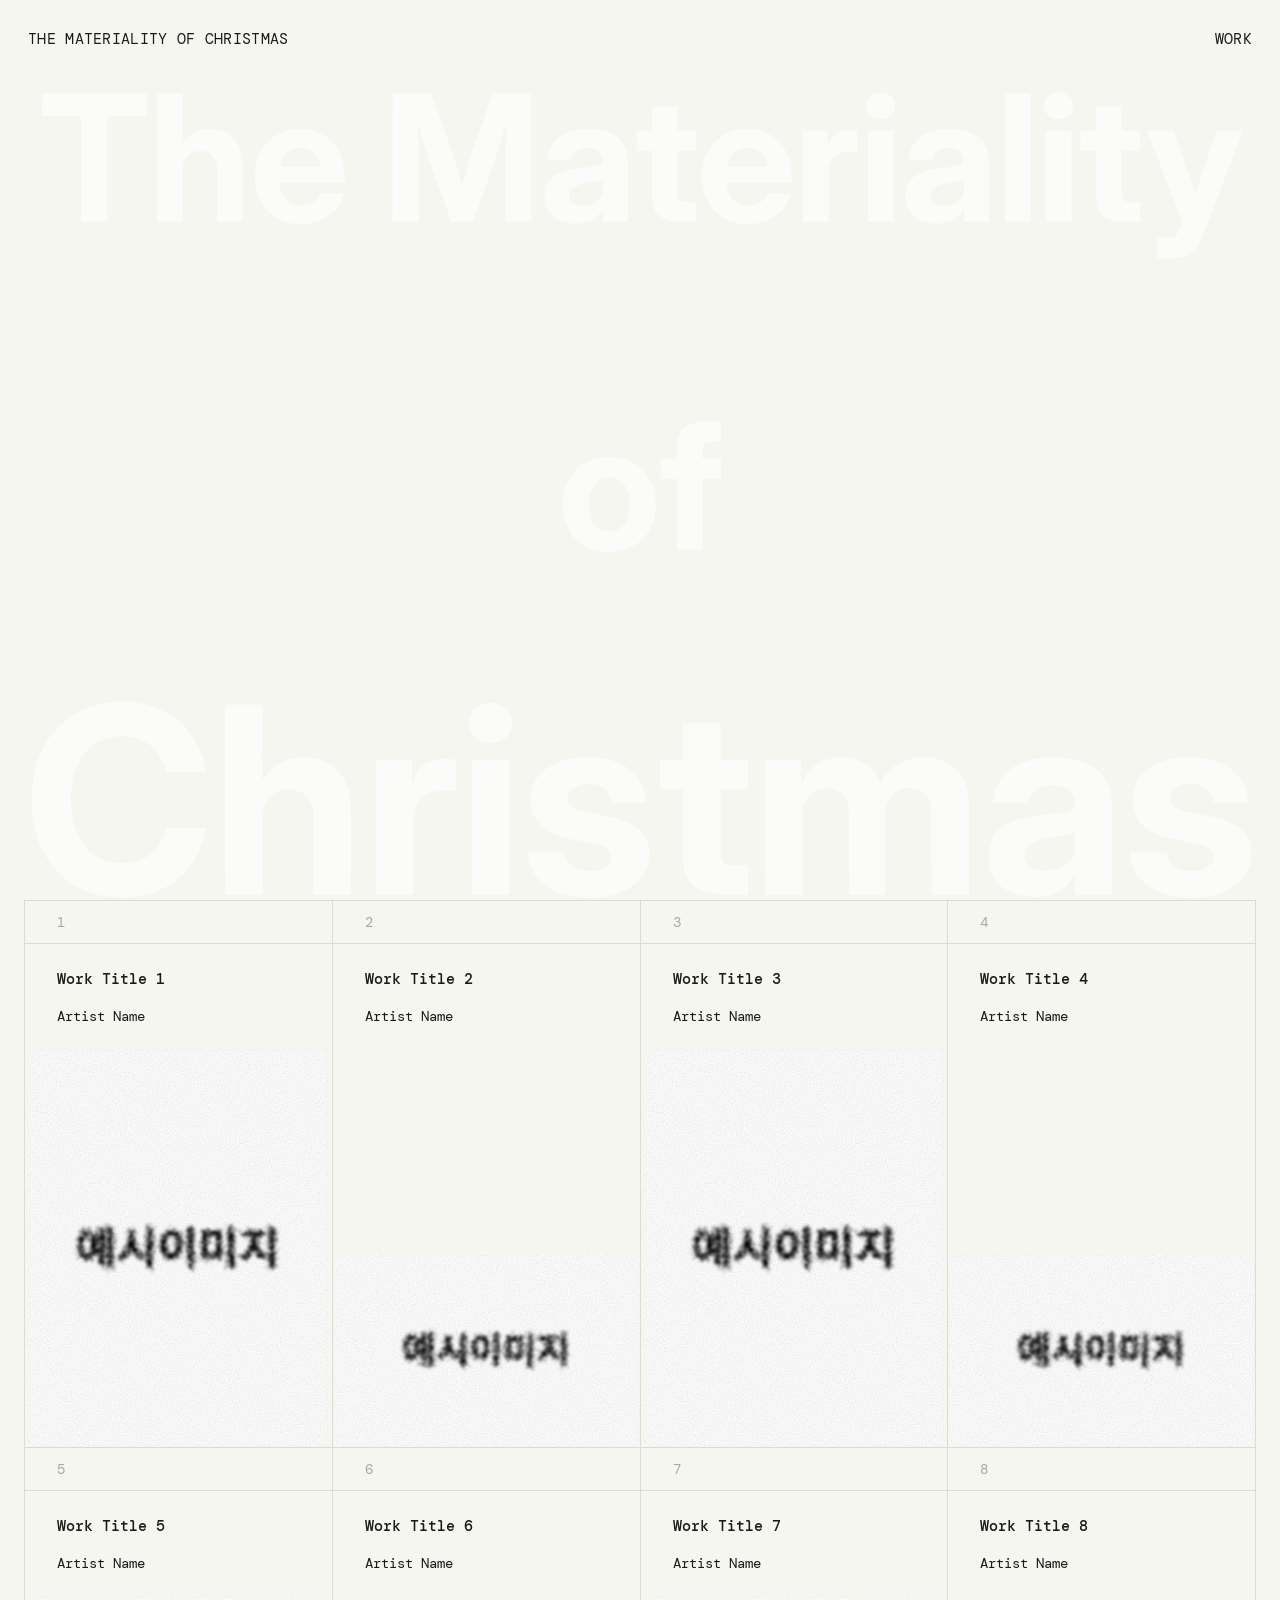
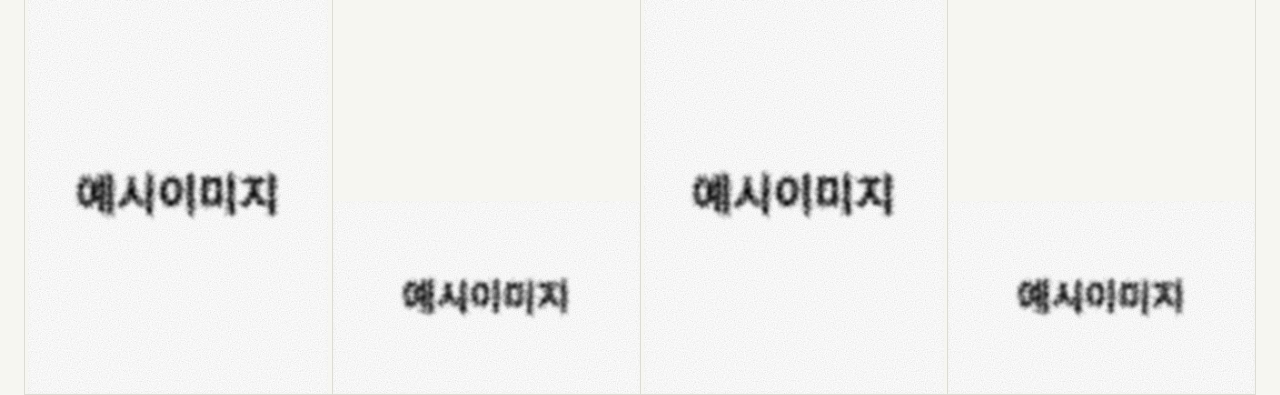
<file: index.html>
<!DOCTYPE html>
<html lang="en">
<head>
  <meta charset="UTF-8">
  <meta name="viewport" content="width=device-width, initial-scale=1.0">
  <title>The Materiality of Christmas</title>
  <link rel="preconnect" href="https://fonts.googleapis.com">
  <link rel="preconnect" href="https://fonts.gstatic.com" crossorigin>
  <link rel="stylesheet" href="https://fonts.googleapis.com/css2?family=DM+Mono:wght@400;500&family=Inter:wght@700&display=swap">
  <link rel="stylesheet" href="css/common.css">
  <link rel="stylesheet" href="css/main.css">
</head>
<body>

  <script src="js/header.js"></script>

  <div class="container">

  <section class="hero" id="hero">
    <!-- 타이틀: 잠시 꺼둠 — 다시 쓰려면 주석 기호만 지우면 돼요
    <img src="assets/title.svg" alt="The Materiality of Christmas">
    -->
    <div class="glass-title" id="glassTitle"></div>
  </section>

  <!-- 예시 조각 모양들 (500×500 기준). 나중에 작품별 실제 조각으로 바꿔요. -->
  <svg width="0" height="0" style="position:absolute">
    <defs>
      <g id="piece-clover">
        <circle cx="145" cy="150" r="110"/><circle cx="355" cy="150" r="110"/>
        <circle cx="145" cy="360" r="110"/><circle cx="355" cy="360" r="110"/>
      </g>
      <g id="piece-star"><polygon points="250,45 306,188 459,197 340,294 379,443 250,360 121,443 160,294 41,197 194,188" stroke-linejoin="round"/></g>
      <g id="piece-tree"><polygon points="250,30 400,200 340,200 440,350 320,350 320,470 180,470 180,350 60,350 160,200 100,200"/></g>
      <g id="piece-ornament"><circle cx="250" cy="290" r="190"/><rect x="200" y="40" width="100" height="90" rx="16"/></g>
      <g id="piece-gift">
        <rect x="70" y="200" width="360" height="270" rx="20"/><rect x="45" y="140" width="410" height="90" rx="20"/>
        <circle cx="195" cy="95" r="60"/><circle cx="305" cy="95" r="60"/>
      </g>
      <g id="piece-snowflake">
        <rect x="205" y="30" width="90" height="440" rx="45"/>
        <rect x="205" y="30" width="90" height="440" rx="45" transform="rotate(60 250 250)"/>
        <rect x="205" y="30" width="90" height="440" rx="45" transform="rotate(120 250 250)"/>
      </g>
      <g id="piece-bell">
        <path d="M250 40 C350 40 380 130 380 250 L380 330 L440 400 L60 400 L120 330 L120 250 C120 130 150 40 250 40 Z"/>
        <circle cx="250" cy="430" r="50"/>
      </g>
      <g id="piece-wreath"><path fill-rule="evenodd" d="M250 30 a220 220 0 1 0 0.1 0 Z M250 145 a105 105 0 1 0 0.1 0 Z"/></g>

      <!-- 썸네일 효과 필터 -->
      <filter id="thumb-grain" color-interpolation-filters="sRGB">
        <feColorMatrix in="SourceGraphic" type="saturate" values="0" result="gray"/>
        <feTurbulence type="fractalNoise" baseFrequency="0.85" numOctaves="2" stitchTiles="stitch" result="noise"/>
        <feColorMatrix in="noise" type="saturate" values="0" result="noiseGray"/>
        <feComponentTransfer in="noiseGray" result="grain">
          <feFuncR type="linear" slope="0.5" intercept="0.62"/>
          <feFuncG type="linear" slope="0.5" intercept="0.62"/>
          <feFuncB type="linear" slope="0.5" intercept="0.62"/>
        </feComponentTransfer>
        <feBlend in="gray" in2="grain" mode="multiply" result="mixed"/>
        <feComposite in="mixed" in2="SourceAlpha" operator="in"/>
      </filter>
      <!-- 유리 효과 공통: 흑백 → 유리처럼 일그러뜨리기 → 살짝 흐리게 → 고운 입자 -->
      <!-- frosted: 서리 낀 유리처럼 잘게 일그러짐 -->
      <filter id="thumb-frosted" color-interpolation-filters="sRGB" x="0" y="0" width="100%" height="100%">
        <feColorMatrix in="SourceGraphic" type="saturate" values="0" result="gray"/>
        <feTurbulence type="fractalNoise" baseFrequency="0.55" numOctaves="2" seed="4" result="bumps"/>
        <feDisplacementMap in="gray" in2="bumps" scale="16" xChannelSelector="R" yChannelSelector="G" result="warp"/>
        <feGaussianBlur in="warp" stdDeviation="1.4" result="soft"/>
        <feTurbulence type="fractalNoise" baseFrequency="0.9" numOctaves="1" seed="9" result="noise"/>
        <feColorMatrix in="noise" type="saturate" values="0" result="noiseGray"/>
        <feComponentTransfer in="noiseGray" result="grain">
          <feFuncR type="linear" slope="0.3" intercept="0.78"/><feFuncG type="linear" slope="0.3" intercept="0.78"/><feFuncB type="linear" slope="0.3" intercept="0.78"/>
        </feComponentTransfer>
        <feBlend in="soft" in2="grain" mode="multiply" result="mixed"/>
        <feComposite in="mixed" in2="SourceAlpha" operator="in"/> <!-- 효과를 이미지 모양 안에서만 -->
      </filter>
      <!-- reeded: 세로 골이 진 유리처럼 줄무늬로 일그러짐 -->
      <filter id="thumb-reeded" color-interpolation-filters="sRGB" x="0" y="0" width="100%" height="100%">
        <feColorMatrix in="SourceGraphic" type="saturate" values="0" result="gray"/>
        <feTurbulence type="turbulence" baseFrequency="0.07 0.0005" numOctaves="1" seed="2" result="ribs"/>
        <feDisplacementMap in="gray" in2="ribs" scale="26" xChannelSelector="R" yChannelSelector="R" result="warp"/>
        <feGaussianBlur in="warp" stdDeviation="1.6 0.6" result="soft"/>
        <feTurbulence type="fractalNoise" baseFrequency="0.9" numOctaves="1" seed="9" result="noise"/>
        <feColorMatrix in="noise" type="saturate" values="0" result="noiseGray"/>
        <feComponentTransfer in="noiseGray" result="grain">
          <feFuncR type="linear" slope="0.3" intercept="0.78"/><feFuncG type="linear" slope="0.3" intercept="0.78"/><feFuncB type="linear" slope="0.3" intercept="0.78"/>
        </feComponentTransfer>
        <feBlend in="soft" in2="grain" mode="multiply" result="mixed"/>
        <feComposite in="mixed" in2="SourceAlpha" operator="in"/> <!-- 효과를 이미지 모양 안에서만 -->
      </filter>
      <!-- 한 가지 색조: 어두운 곳은 짙은 초록, 밝은 곳은 연한 초록 (tableValues 앞=어두운 색, 뒤=밝은 색) -->
      <filter id="thumb-duotone" color-interpolation-filters="sRGB">
        <feColorMatrix type="saturate" values="0"/>
        <feComponentTransfer>
          <feFuncR type="table" tableValues="0.17 0.86"/>
          <feFuncG type="table" tableValues="0.29 0.90"/>
          <feFuncB type="table" tableValues="0.21 0.85"/>
        </feComponentTransfer>
      </filter>
    </defs>
  </svg>

  <main class="grid" id="work"></main>

  </div>

  <script src="data/works.js"></script>
  <script src="js/main.js"></script>

</body>
</html>
</file>
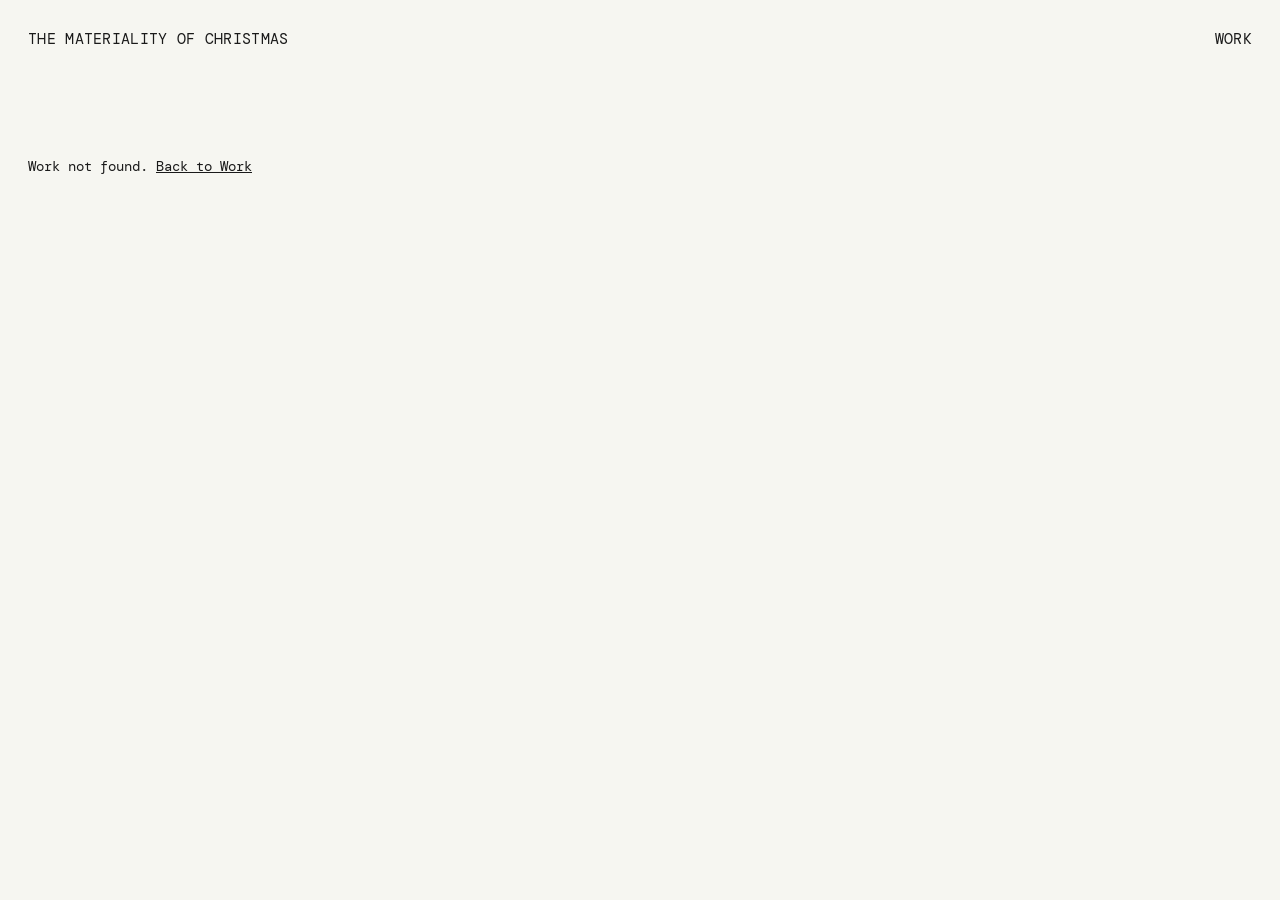
<file: work.html>
<!DOCTYPE html>
<html lang="en">
<head>
  <meta charset="UTF-8">
  <meta name="viewport" content="width=device-width, initial-scale=1.0">
  <title>The Materiality of Christmas</title>
  <link rel="preconnect" href="https://fonts.googleapis.com">
  <link rel="preconnect" href="https://fonts.gstatic.com" crossorigin>
  <link rel="stylesheet" href="https://fonts.googleapis.com/css2?family=DM+Mono:wght@400;500&display=swap">
  <link rel="stylesheet" href="css/common.css">
  <link rel="stylesheet" href="css/work.css">
</head>
<body>

  <script src="js/header.js"></script>

  <main id="detail"></main>

  <script src="data/works.js"></script>
  <script src="js/work.js"></script>

</body>
</html>
</file>
<file: css/common.css>
/* ── 공통 스타일 + 헤더 ── 모든 페이지에서 같이 써요 (색·폰트는 여기 :root 에서 바꾸면 전체에 반영) */

:root {
  --header-h: 80px;   /* 실제 높이는 js/header.js가 재서 다시 넣어요 */
  --bg: #f6f6f1;      /* 배경색 — 이상하면 #fff로 바꾸면 돼요 */
  --text: #1a1a1a;    /* 글자색 */
  --sub: #a8a8a3;     /* 연한 글자색 */
  --line: #dcdcd5;    /* 선 색 (연하게) */
  --font: "DM Mono", "Courier New", monospace; /* 타자기 느낌 폰트 */
}
* { box-sizing: border-box; margin: 0; padding: 0; }
html { scroll-behavior: smooth; }
body { background: var(--bg); color: var(--text); font-family: var(--font); }

/* ── 공통 헤더 ── */

.site-header {
  position: sticky;
  top: 0;
  z-index: 10;
  background: var(--bg);
}
.site-header .inner {
  padding: 28px 28px; /* 위아래 / 양옆 여백 */
  display: flex;
  align-items: center;
  justify-content: space-between;
}
.site-header a { color: inherit; text-decoration: none; }
.site-header .site-title,
.site-header nav a { font-size: 15px; text-transform: uppercase; letter-spacing: 0.02em; }
.site-header nav a:hover { text-decoration: underline; }

/* 헤더에 가려지지 않게 Work로 이동할 때 헤더 높이만큼 띄워요 */
#work { scroll-margin-top: var(--header-h); }

/* 모바일: 헤더 글자를 줄여서 한 줄에 들어가게 */
@media (max-width: 600px) {
  .site-header .inner { padding: 20px 16px; }
  .site-header .site-title,
  .site-header nav a { font-size: 13px; }
}
</file>
<file: css/main.css>
/* ── 메인 페이지(index.html) 전용 스타일 ── */

/* 양옆 최대 너비 */
.container { max-width: 1400px; margin: 0 auto; padding: 0 24px; }

/* ── 맨 위: 표지 (유리 글자) ── */
.hero {
  position: relative;
  overflow: hidden;
  height: calc(100vh - var(--header-h)); /* 헤더 빼고 한 화면 */
  display: flex;
  align-items: center;
  justify-content: center;
  padding: 40px;
}
.hero > img { position: relative; z-index: 0; width: 100%; max-width: 600px; height: auto; pointer-events: none; } /* 타이틀 SVG (지금은 꺼둠) — 크기·맨 뒤 배경 */

/* ── 아래: 작품 목록 ── */
.grid {
  display: grid;
  grid-template-columns: repeat(4, 1fr);
  border-top: 1px solid var(--line);
  border-left: 1px solid var(--line);
}
.card {
  color: inherit;
  text-decoration: none;
  display: flex;
  flex-direction: column;
  aspect-ratio: 9 / 16;   /* 카드 높이는 비율로 고정 → 같은 줄 카드는 높이가 같아요 */
  min-width: 0;
  border-right: 1px solid var(--line);
  border-bottom: 1px solid var(--line);
}
/* 번호 칸: 좁게, 선은 카드 끝까지 */
.card .num { font-size: 14px; color: var(--sub); padding: 12px 32px; border-bottom: 1px solid var(--line); }
.card .info { padding: 0 32px; }
.card .title { margin-top: 24px; font-size: 15px; font-weight: 500; line-height: 1.5; }
.card .artist { margin-top: 16px; font-size: 14px; }
/* 이미지 칸 = 글 아래 남는 공간 전부. 이미지는 잘리지 않게 칸 안에 맞추고 아래에 붙여요 */
.card .image { flex: 1; min-height: 0; margin-top: 24px; overflow: hidden; }
.card .image img { display: block; width: 100%; height: 100%; object-fit: contain; object-position: center bottom; }

/* ── 썸네일 통일 효과 ── 기법이 다른 작품들을 목록에서 한 톤으로 묶어줘요. 마우스를 올리면 원본이 보여요. */
.card .image img { transition: filter 0.3s; }
.card.fx-grain   .image img { filter: url(#thumb-grain); }   /* 흑백 + 자글자글한 입자 */
.card.fx-duotone .image img { filter: url(#thumb-duotone); } /* 한 가지 색조로 */
.card.fx-blur    .image img { filter: grayscale(1) blur(5px); } /* 흐리게 */
.card.fx-frosted .image img { filter: url(#thumb-frosted); } /* 서리 유리 */
.card.fx-reeded  .image img { filter: url(#thumb-reeded); }  /* 골진 유리 */
.card .fx-label { float: right; }  /* 비교 모드에서 효과 이름 표시 */
.card:focus { outline: none; }     /* 이동할 때 생기는 파란 테두리 숨김 */
@media (hover: hover) {
  .card:hover .image img { filter: none; }
}
.card .image .placeholder { height: 100%; border-top: 1px solid var(--line); }

/* ── 유리 글자: 반투명 + 뒤가 흐리게 비치는 큰 글자 ── */
.glass-title {
  position: absolute;
  inset: 0;                /* 표지 전체 */
  z-index: 3;              /* 조각 위에 얹혀서, 조각이 글자 너머로 흐리게 비쳐요 */
  pointer-events: none;    /* 글자가 있어도 조각은 그대로 눌려요 */
  background: rgba(255, 255, 255, 0.55);   /* 글자 불투명도 */
  -webkit-backdrop-filter: blur(14px);
  backdrop-filter: blur(14px);             /* 뒤 흐림 정도 */
  -webkit-mask: var(--glass-mask) center / 100% 100% no-repeat;
  mask: var(--glass-mask) center / 100% 100% no-repeat;
}
.glass-title:not(.ready) { visibility: hidden; } /* 글자 모양이 그려지기 전엔 숨겨서 흰 판이 번쩍이지 않게 */
/* ── 표지 조각 스티커 (지금은 꺼둠) ── */
.sticker {
  position: absolute;
  z-index: 1; /* 조각은 타이틀 위에 붙어요 */
  display: block;
  width: calc(var(--size) / 1440 * 100vw); /* 1440px 화면 기준 크기, 화면에 비례 */
  transform: translate(-50%, -50%) rotate(var(--rotate)); /* left/top = 조각의 중심 */
  filter: drop-shadow(0 1px 3px rgba(0,0,0,0.12)); /* 스티커 그림자 (연하게) */
}
/* 평소엔 모두 같은 회색(#9a9a9a)으로 보이고, 색 조각은 숨겨둬요 */
.sticker .color { opacity: 0; transition: opacity 0.3s; }
/* PC: 마우스 올리면 색이 돌아와요. 모바일은 흑백 그대로. */
@media (hover: hover) {
  .sticker:hover { z-index: 2; }
  .sticker:hover .color { opacity: 1; }
}
@media (max-width: 600px) { .sticker { width: calc(var(--size) / 1440 * 230vw); } } /* 모바일은 상대적으로 크게 */
.sticker svg { display: block; width: 100%; height: auto; }

/* 화면이 좁으면 2줄 → 1줄 */
@media (max-width: 1100px) { .grid { grid-template-columns: repeat(2, 1fr); } }
@media (max-width: 600px)  { .grid { grid-template-columns: 1fr; } .card { aspect-ratio: 4 / 5; } } /* 모바일은 한 줄이라 덜 길게 */
</file>
<file: css/work.css>
/* ── 작품 상세 페이지(work.html) 전용 스타일 ── */

/* 왼쪽: 글 / 오른쪽: 이미지 */
.detail {
  display: grid;
  grid-template-columns: 1fr 2fr;
  border-top: 1px solid var(--line);
  min-height: calc(100vh - var(--header-h));
}

.detail .text {
  border-right: 1px solid var(--line);
}
.detail .text-inner {
  position: sticky;            /* 이미지를 내려도 글은 따라와요 */
  top: var(--header-h);
}
.detail .num { font-size: 14px; color: var(--sub); padding: 12px 28px; border-bottom: 1px solid var(--line); }
.detail .body { padding: 24px 28px 40px; }
.detail .title { font-size: 15px; font-weight: 500; line-height: 1.5; }
.detail .artist { margin-top: 16px; font-size: 14px; }
.detail .desc { margin-top: 40px; font-size: 13px; line-height: 1.8; white-space: pre-line; }
.detail .nav { margin-top: 48px; display: flex; justify-content: space-between; font-size: 13px; }
.detail .nav a { color: var(--sub); text-decoration: none; }
.detail .nav a:hover { color: var(--text); }

.detail .images { padding: 28px; display: flex; flex-direction: column; gap: 28px; }
.detail .images img { display: block; max-width: 100%; max-height: calc(100vh - var(--header-h) - 56px); width: auto; height: auto; margin: 0 auto; } /* 한 화면 안에 다 보이게 */

.not-found { padding: 80px 28px; font-size: 14px; }
.not-found a { color: inherit; }

/* 모바일: 글 위, 이미지 아래 */
@media (max-width: 800px) {
  .detail { grid-template-columns: 1fr; }
  .detail .text { border-right: 0; border-bottom: 1px solid var(--line); }
  .detail .text-inner { position: static; }
  .detail .images { padding: 16px; gap: 16px; }
}
</file>
